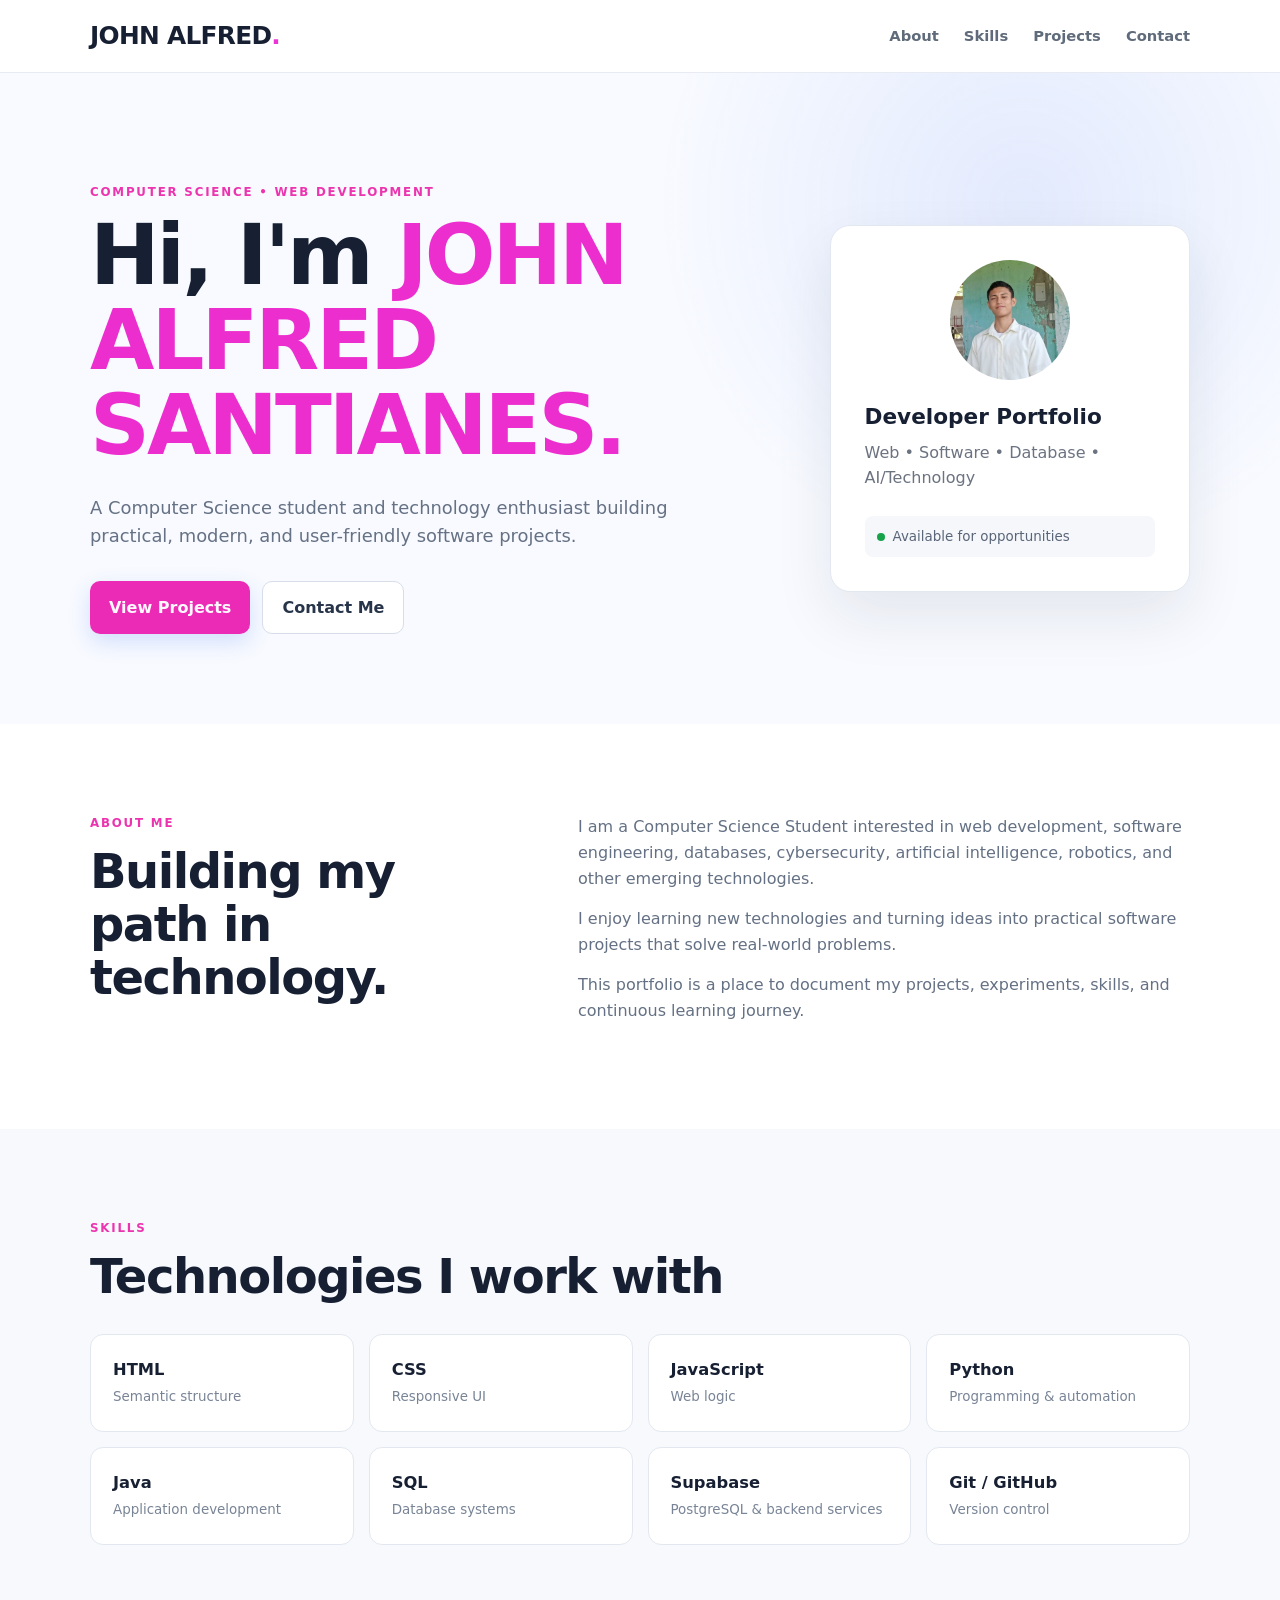
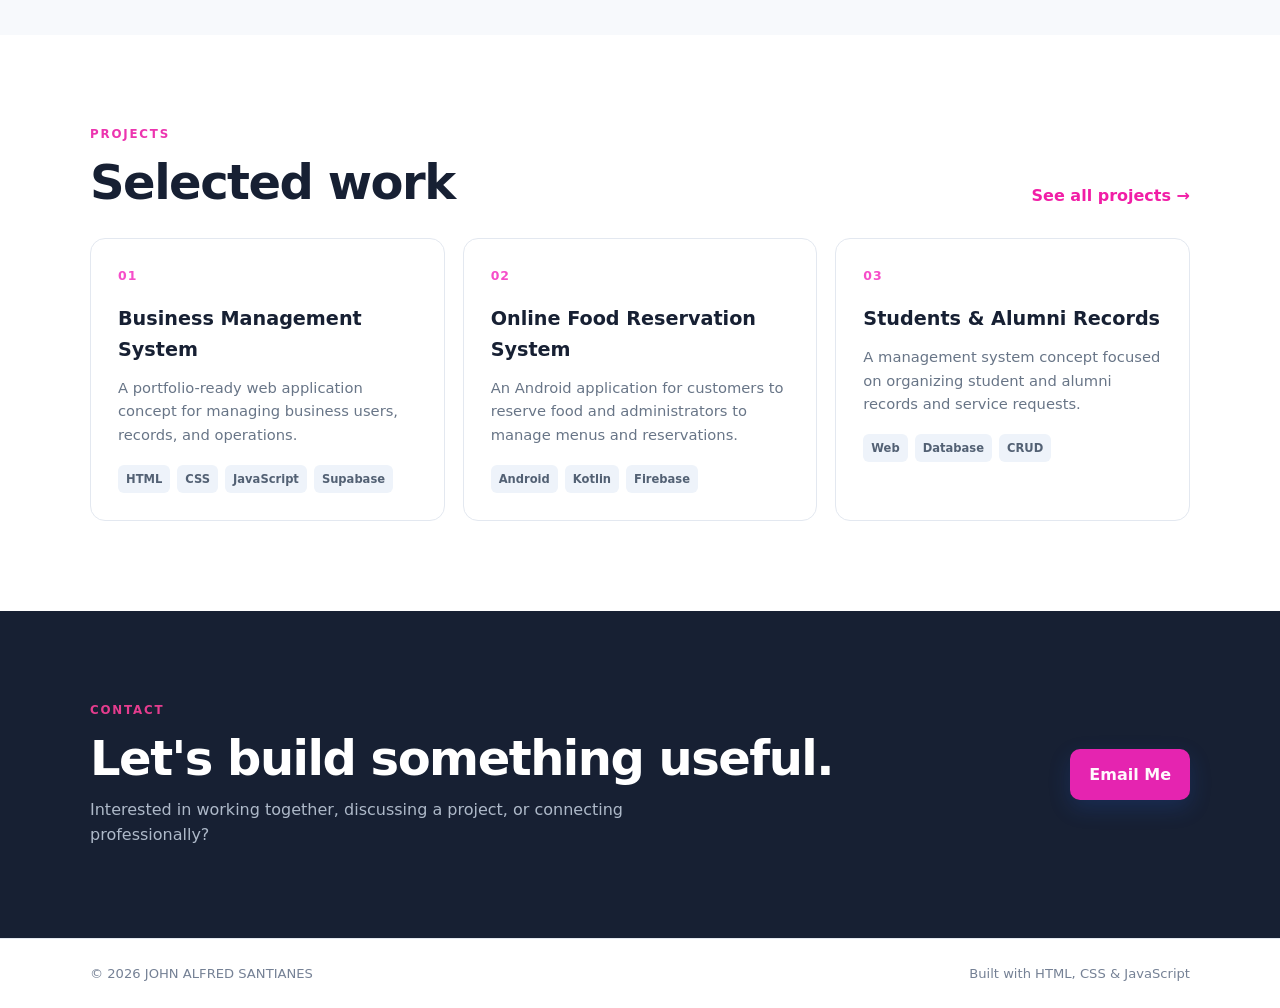
<file: index.html>
<!DOCTYPE html><html lang="en">
<head>
  <meta charset="UTF-8">
  <meta name="viewport" content="width=device-width, initial-scale=1.0">
  <meta name="description" content="JONH ALFRED SANTIANES — Computer Science graduate, developer, and technology enthusiast.">
  <meta name="author" content="JOHN ALFRED SANTIANES">
  <title>JOHN ALFRED SANTIANES | Portfolio</title>
  <link rel="stylesheet" href="style.css">
</head>
<body>
  <!-- ================= HEADER ================= -->
  <header class="site-header">
    <nav class="nav container">
      <a class="brand" href="index.html" aria-label="JOHN ALFRED SANTIANES home">JOHN ALFRED<span>.</span></a>
      <!-- Desktop Navigation -->
      <div class="nav-links" id="navLinks">
        <a href="#about">About</a>
        <a href="#skills">Skills</a>
        <a href="#projects">Projects</a>
        <a href="#contact">Contact</a>
      </div>
      <!-- Mobile Menu Button -->
      <button class="menu-toggle" type="button" aria-label="Open navigation menu" aria-expanded="false" aria-controls="navLinks">☰</button>
    </nav>
  </header>
  <main>
    <!-- ================= HERO ================= -->
    <section class="hero">
      <div class="container hero-grid">
        <div class="hero-content">
          <p class="eyebrow">COMPUTER SCIENCE • WEB DEVELOPMENT</p>
          <h1>Hi, I'm <span>JOHN ALFRED SANTIANES.</span></h1>
          <p class="hero-text">A Computer Science student and technology enthusiast building practical, modern, and user-friendly software projects.</p>
          <div class="hero-actions">
            <a class="btn primary" href="#projects">View Projects</a>
            <a class="btn outline" href="#contact">Contact Me</a>
          </div>
        </div>
        <div class="hero-card">
          <div class="avatar">
            <img src="profile.jpg" alt="JOHN ALFRED SANTIANES">
          </div>
          <h2>Developer Portfolio</h2>
          <p>Web • Software • Database • AI/Technology</p>
          <div class="status"><span></span>Available for opportunities</div>
        </div>
      </div>
    </section>
    <!-- ================= ABOUT ================= -->
    <section id="about" class="section">
      <div class="container two-col">
        <div>
          <p class="eyebrow">ABOUT ME</p>
          <h2>Building my path in technology.</h2>
        </div>
        <div class="about-text">
          <p>I am a Computer Science Student interested in web development, software engineering, databases, cybersecurity, artificial intelligence, robotics, and other emerging technologies.</p>
          <p>I enjoy learning new technologies and turning ideas into practical software projects that solve real-world problems.</p>
          <p>This portfolio is a place to document my projects, experiments, skills, and continuous learning journey.</p>
        </div>
      </div>
    </section>
    <!-- ================= SKILLS ================= -->
    <section id="skills" class="section section-muted">
      <div class="container">
        <p class="eyebrow">SKILLS</p>
        <h2>Technologies I work with</h2>
        <div class="skill-grid">
          <div class="skill-card"><strong>HTML</strong><span>Semantic structure</span></div>
          <div class="skill-card"><strong>CSS</strong><span>Responsive UI</span></div>
          <div class="skill-card"><strong>JavaScript</strong><span>Web logic</span></div>
          <div class="skill-card"><strong>Python</strong><span>Programming &amp; automation</span></div>
          <div class="skill-card"><strong>Java</strong><span>Application development</span></div>
          <div class="skill-card"><strong>SQL</strong><span>Database systems</span></div>
          <div class="skill-card"><strong>Supabase</strong><span>PostgreSQL &amp; backend services</span></div>
          <div class="skill-card"><strong>Git / GitHub</strong><span>Version control</span></div>
        </div>
      </div>
    </section>
    <!-- ================= PROJECTS ================= -->
    <section id="projects" class="section">
      <div class="container">
        <div class="section-head">
          <div>
            <p class="eyebrow">PROJECTS</p>
            <h2>Selected work</h2>
          </div>
          <a class="text-link" href="projects.html">See all projects →</a>
        </div>
        <div class="project-grid">
          <!-- Project 01 -->
          <article class="project-card">
            <div class="project-number">01</div>
            <h3>Business Management System</h3>
            <p>A portfolio-ready web application concept for managing business users, records, and operations.</p>
            <div class="tags"><span>HTML</span><span>CSS</span><span>JavaScript</span><span>Supabase</span></div>
          </article>
          <!-- Project 02 -->
          <article class="project-card">
            <div class="project-number">02</div>
            <h3>Online Food Reservation System</h3>
            <p>An Android application for customers to reserve food and administrators to manage menus and reservations.</p>
            <div class="tags"><span>Android</span><span>Kotlin</span><span>Firebase</span></div>
          </article>
          <!-- Project 03 -->
          <article class="project-card">
            <div class="project-number">03</div>
            <h3>Students &amp; Alumni Records</h3>
            <p>A management system concept focused on organizing student and alumni records and service requests.</p>
            <div class="tags"><span>Web</span><span>Database</span><span>CRUD</span></div>
          </article>
        </div>
      </div>
    </section>
    <!-- ================= CONTACT ================= -->
    <section id="contact" class="section contact-section">
      <div class="container contact-card">
        <div>
          <p class="eyebrow">CONTACT</p>
          <h2>Let's build something useful.</h2>
          <p>Interested in working together, discussing a project, or connecting professionally?</p>
        </div>
        <a class="btn primary" href="mailto:alfredsantianes@gmail.com">Email Me</a>
      </div>
    </section>
  </main>
  <!-- ================= FOOTER ================= -->
  <footer class="footer">
    <div class="container footer-inner">
      <span>© <span id="year"></span> JOHN ALFRED SANTIANES</span>
      <span>Built with HTML, CSS &amp; JavaScript</span>
    </div>
  </footer>
  <script src="script.js"></script>
</body>
</html>
</file>
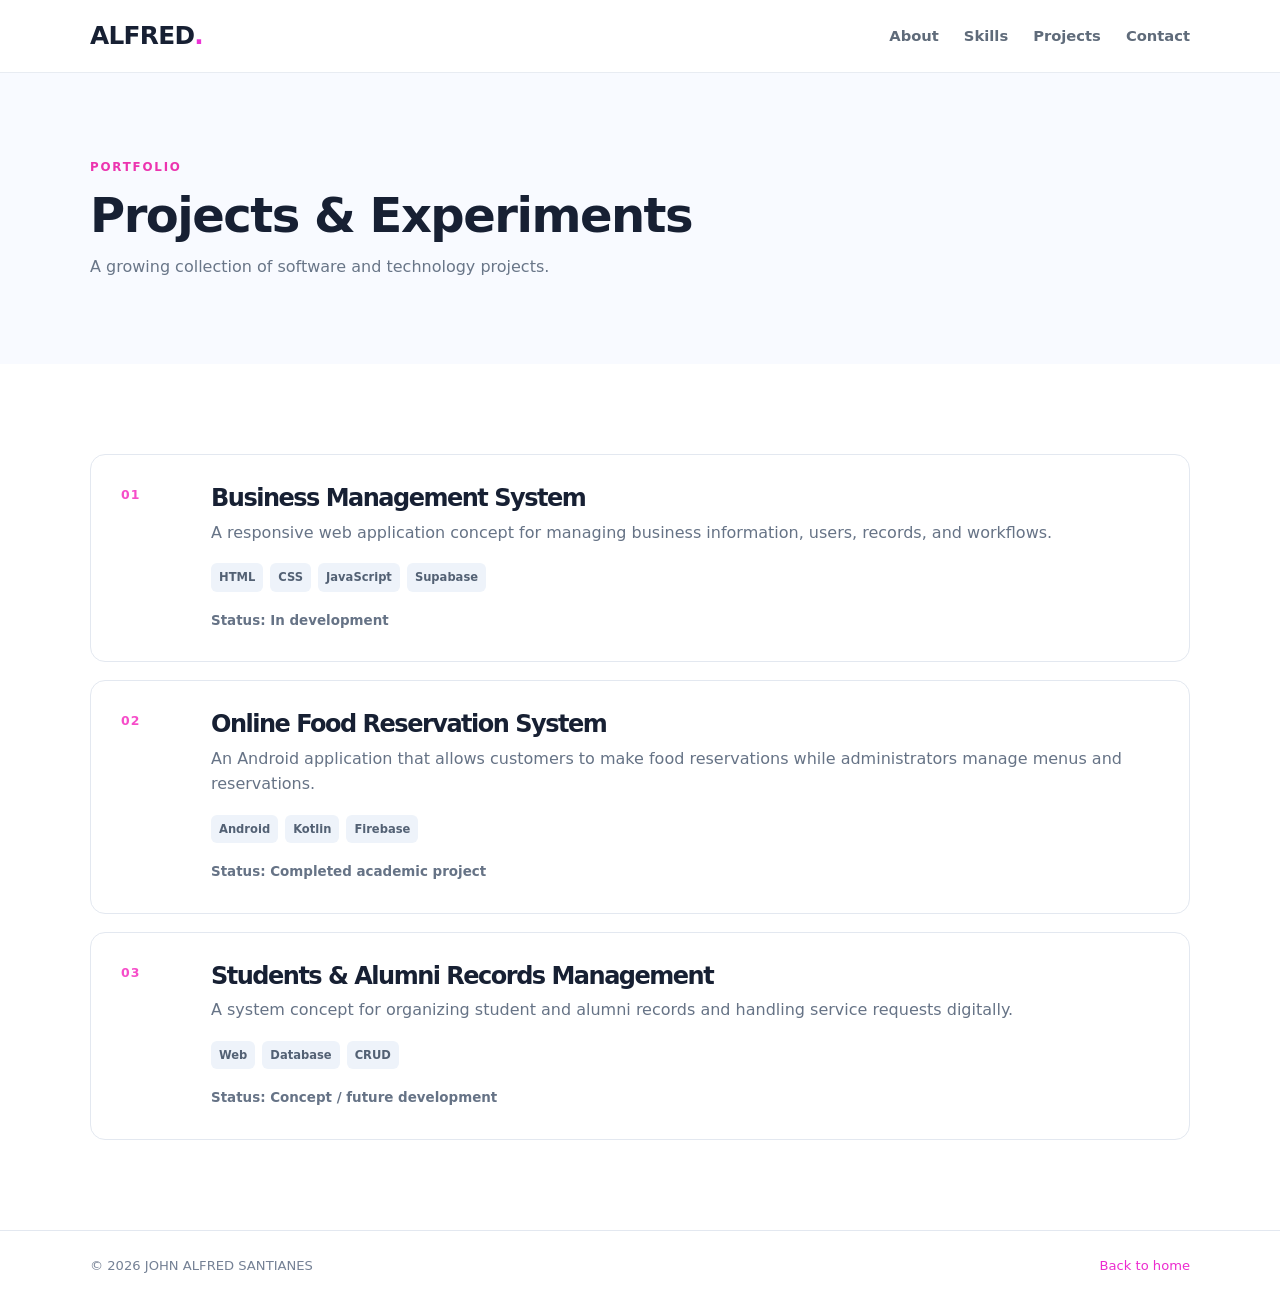
<file: projects.html>
<!DOCTYPE html>
<html lang="en">
<head>
  <meta charset="UTF-8">
  <meta name="viewport" content="width=device-width, initial-scale=1.0">
  <meta name="description" content="Projects and experiments by JOHN ALFRED SANTIANES, Computer Science student and developer.">
  <meta name="author" content="JOHN ALFRED SANTIANES">
  <title>Projects | JOHN ALFRED SANTIANES</title>
  <link rel="stylesheet" href="style.css">
</head>
<body>
  <!-- ================= HEADER ================= -->
  <header class="site-header">
    <nav class="nav container">
      <a class="brand" href="index.html" aria-label="JOHN ALFRED SANTIANES home">ALFRED<span>.</span></a>
      <!-- Desktop Navigation -->
      <div class="nav-links" id="navLinks">
        <a href="index.html#about">About</a>
        <a href="index.html#skills">Skills</a>
        <a href="index.html#projects">Projects</a>
        <a href="index.html#contact">Contact</a>
      </div>
      <!-- Mobile Menu Button -->
      <button class="menu-toggle" type="button" aria-label="Open navigation menu" aria-expanded="false" aria-controls="navLinks">☰</button>
    </nav>
  </header>
  <main>
    <!-- ================= PAGE HERO ================= -->
    <section class="page-hero">
      <div class="container">
        <p class="eyebrow">PORTFOLIO</p>
        <h1>Projects &amp; Experiments</h1>
        <p>A growing collection of software and technology projects.</p>
      </div>
    </section>
    <!-- ================= PROJECT LIST ================= -->
    <section class="section">
      <div class="container project-list">
        <!-- Project 01 -->
        <article class="project-detail">
          <div class="project-number">01</div>
          <div>
            <h2>Business Management System</h2>
            <p>A responsive web application concept for managing business information, users, records, and workflows.</p>
            <div class="tags"><span>HTML</span><span>CSS</span><span>JavaScript</span><span>Supabase</span></div>
            <p class="project-status">Status: In development</p>
          </div>
        </article>
        <!-- Project 02 -->
        <article class="project-detail">
          <div class="project-number">02</div>
          <div>
            <h2>Online Food Reservation System</h2>
            <p>An Android application that allows customers to make food reservations while administrators manage menus and reservations.</p>
            <div class="tags"><span>Android</span><span>Kotlin</span><span>Firebase</span></div>
            <p class="project-status">Status: Completed academic project</p>
          </div>
        </article>
        <!-- Project 03 -->
        <article class="project-detail">
          <div class="project-number">03</div>
          <div>
            <h2>Students &amp; Alumni Records Management</h2>
            <p>A system concept for organizing student and alumni records and handling service requests digitally.</p>
            <div class="tags"><span>Web</span><span>Database</span><span>CRUD</span></div>
            <p class="project-status">Status: Concept / future development</p>
          </div>
        </article>
      </div>
    </section>
  </main>
  <!-- ================= FOOTER ================= -->
  <footer class="footer">
    <div class="container footer-inner">
      <span>© <span id="year"></span> JOHN ALFRED SANTIANES</span>
      <a href="index.html">Back to home</a>
    </div>
  </footer>
  <script src="script.js"></script>
</body>
</html>
</file>
<file: style.css>
/* =========================================================
RESET
========================================================= */

* {
  margin: 0;
  padding: 0;
  box-sizing: border-box;
}

/* =========================================================
BASE
========================================================= */

html {
  scroll-behavior: smooth;
  scroll-padding-top: 90px;
}

body {
  font-family: Inter, ui-sans-serif, system-ui, -apple-system, BlinkMacSystemFont, "Segoe UI", sans-serif;
  color: #172033;
  background: #ffffff;
  line-height: 1.6;
}

a { color: inherit; }
button, input, textarea { font: inherit; }
button { cursor: pointer; }
.container { width: min(1100px, 92%); margin: 0 auto; }

/* =========================================================
HEADER / NAVIGATION
========================================================= */

.site-header {
  background: rgba(255, 255, 255, 0.94);
  backdrop-filter: blur(12px);
  border-bottom: 1px solid #e8ecf2;
  position: sticky;
  top: 0;
  z-index: 100;
}

.nav {
  min-height: 72px;
  display: flex;
  align-items: center;
  justify-content: space-between;
  gap: 20px;
  position: relative;
}

.brand { text-decoration: none; font-size: 1.55rem; font-weight: 800; letter-spacing: -0.7px; white-space: nowrap; }
.brand span { color: #eb25d2ef; }
.nav-links { display: flex; align-items: center; gap: 25px; }
.nav-links a { text-decoration: none; color: #5f6b7a; font-size: 0.92rem; font-weight: 600; transition: color 0.3s ease; }
.nav-links a:hover { color: #f247b6ee; }
.menu-toggle { display: none; border: 0; background: transparent; color: #172033; font-size: 1.6rem; line-height: 1; padding: 8px; border-radius: 8px; }
.menu-toggle:hover { background: #f1f5f9; }

/* =========================================================
HERO
========================================================= */

.hero {
  padding: 110px 0 90px;
  background: radial-gradient(circle at 80% 20%, rgba(37, 99, 235, 0.10), transparent 32%), #f8faff;
}
.hero-grid { display: grid; grid-template-columns: 1.3fr 0.7fr; gap: 70px; align-items: center; }
.eyebrow { color: #eb25a9ed; font-size: 0.74rem; font-weight: 800; letter-spacing: 1.8px; margin-bottom: 12px; }
.hero h1 { font-size: clamp(2.8rem, 7vw, 5.2rem); line-height: 1.02; letter-spacing: -3px; max-width: 800px; }
.hero h1 span { color: #eb25ccf5; }
.hero-text { max-width: 650px; color: #657184; font-size: 1.12rem; margin: 25px 0 30px; }

/* =========================================================
BUTTONS
========================================================= */

.hero-actions { display: flex; gap: 12px; flex-wrap: wrap; }
.btn { display: inline-flex; justify-content: center; align-items: center; text-decoration: none; border: 0; border-radius: 10px; padding: 13px 19px; font-weight: 750; cursor: pointer; transition: transform 0.2s ease, background 0.2s ease, box-shadow 0.2s ease; }
.btn:hover { transform: translateY(-2px); }
.primary { background: #eb25b4f8; color: #fffffff8; box-shadow: 0 8px 22px rgba(37, 99, 235, 0.18); }
.primary:hover { background: #f014b0fa; }
.outline { border: 1px solid #d7deea; background: #ffffff; color: #273449; }
.outline:hover { background: #f8fafc; }

/* =========================================================
HERO CARD
========================================================= */

.hero-card { background: #ffffff; border: 1px solid #e3e8f0; border-radius: 20px; padding: 34px; box-shadow: 0 25px 60px rgba(20, 32, 55, 0.09); }
.avatar { width: 120px; height: 120px; border-radius: 50%; overflow: hidden; margin: 0 auto 20px; }
.avatar img { width: 100%; height: 100%; object-fit: cover; display: block; }
.hero-card h2 { font-size: 1.35rem; margin-bottom: 5px; }
.hero-card p { color: #6b7280; }
.status { margin-top: 25px; padding: 10px 12px; border-radius: 8px; background: #f5f7fa; color: #596578; font-size: 0.84rem; }
.status span { display: inline-block; width: 8px; height: 8px; border-radius: 50%; background: #16a34a; margin-right: 8px; }

/* =========================================================
SECTIONS
========================================================= */

.section { padding: 90px 0; }
.section-muted { background: #f7f9fc; }
.section h2, .page-hero h1 { font-size: clamp(2rem, 4vw, 3rem); line-height: 1.1; letter-spacing: -1.5px; }

/* =========================================================
ABOUT
========================================================= */

.two-col { display: grid; grid-template-columns: 0.8fr 1.2fr; gap: 80px; }
.about-text p { color: #647184; margin-bottom: 15px; }

/* =========================================================
SKILLS
========================================================= */

.skill-grid { display: grid; grid-template-columns: repeat(4, 1fr); gap: 15px; margin-top: 32px; }
.skill-card { padding: 22px; background: #ffffff; border: 1px solid #e3e8f0; border-radius: 13px; transition: transform 0.2s ease, box-shadow 0.2s ease; }
.skill-card:hover { transform: translateY(-3px); box-shadow: 0 12px 25px rgba(20, 32, 55, 0.07); }
.skill-card strong { display: block; font-size: 1.02rem; }
.skill-card span { color: #788496; font-size: 0.84rem; }

/* =========================================================
PROJECTS
========================================================= */

.section-head { display: flex; justify-content: space-between; align-items: end; gap: 25px; margin-bottom: 30px; }
.text-link { color: #f010a0f0; text-decoration: none; font-weight: 700; white-space: nowrap; }
.text-link:hover { text-decoration: underline; }
.project-grid { display: grid; grid-template-columns: repeat(3, 1fr); gap: 18px; }
.project-card { border: 1px solid #e3e8f0; border-radius: 15px; padding: 27px; background: #ffffff; transition: transform 0.2s ease, box-shadow 0.2s ease; }
.project-card:hover { transform: translateY(-4px); box-shadow: 0 18px 35px rgba(20, 32, 55, 0.08); }
.project-number { color: #f64cc9fd; font-weight: 800; font-size: 0.78rem; letter-spacing: 1px; margin-bottom: 18px; }
.project-card h3 { font-size: 1.2rem; margin-bottom: 10px; }
.project-card p { color: #687587; font-size: 0.92rem; }

/* =========================================================
TAGS
========================================================= */

.tags { display: flex; flex-wrap: wrap; gap: 7px; margin-top: 18px; }
.tags span { font-size: 0.72rem; padding: 5px 8px; background: #eef3fa; border-radius: 6px; color: #536174; font-weight: 700; }

/* =========================================================
CONTACT
========================================================= */

.contact-section { background: #172033; color: #ffffff; }
.contact-card { display: flex; justify-content: space-between; align-items: center; gap: 30px; }
.contact-card p:not(.eyebrow) { color: #aeb9c9; margin-top: 12px; max-width: 650px; }
.contact-section .eyebrow { color: #ef3e93f3; }

/* =========================================================
FOOTER
========================================================= */

.footer { border-top: 1px solid #e3e8f0; padding: 24px 0; color: #758195; font-size: 0.82rem; }
.footer-inner { display: flex; justify-content: space-between; gap: 20px; }
.footer a { color: #eb25cef8; text-decoration: none; }
.footer a:hover { text-decoration: underline; }

/* =========================================================
PROJECTS PAGE
========================================================= */

.page-hero { padding: 85px 0; background: #f8faff; }
.page-hero p:last-child { color: #697688; margin-top: 12px; }
.project-list { display: grid; gap: 18px; }
.project-detail { display: grid; grid-template-columns: 70px 1fr; gap: 20px; padding: 30px; border: 1px solid #e3e8f0; border-radius: 15px; background: #ffffff; }
.project-detail h2 { font-size: 1.5rem; margin-bottom: 8px; }
.project-detail p { color: #667386; }
.project-status { font-size: 0.84rem; margin-top: 18px; font-weight: 700; }

/* =========================================================
FOCUS ACCESSIBILITY
========================================================= */

button:focus-visible, a:focus-visible { outline: 3px solid rgba(37, 99, 235, 0.25); outline-offset: 3px; }

/* =========================================================
TABLET
========================================================= */

@media (max-width: 900px) {
  .hero-grid { grid-template-columns: 1fr; gap: 45px; }
  .hero-card { max-width: 600px; }
  .two-col { grid-template-columns: 1fr; gap: 40px; }
  .skill-grid { grid-template-columns: repeat(2, 1fr); }
  .project-grid { grid-template-columns: repeat(2, 1fr); }
}

/* =========================================================
MOBILE NAVIGATION
========================================================= */

@media (max-width: 800px) {
  .nav { min-height: 68px; }
  .menu-toggle { display: block; }
  .nav-links { display: none; position: absolute; top: 68px; left: 0; right: 0; flex-direction: column; align-items: stretch; gap: 0; background: #ffffff; border-bottom: 1px solid #e5e7eb; box-shadow: 0 12px 25px rgba(15, 23, 42, 0.08); padding: 10px 4%; }
  .nav-links.open { display: flex; }
  .nav-links a { padding: 14px 0; border-bottom: 1px solid #e787a9f2; }
  .nav-links a:last-child { border-bottom: 0; }
  .contact-card { flex-direction: column; align-items: flex-start; }
  .section-head { align-items: flex-start; flex-direction: column; }
}

/* =========================================================
SMALL TABLETS / LARGE PHONES
========================================================= */

@media (max-width: 650px) {
  .hero { padding: 80px 0 65px; }
  .hero h1 { letter-spacing: -2px; }
  .hero-card { padding: 28px; }
  .section { padding: 70px 0; }
  .project-grid { grid-template-columns: 1fr; }
  .project-detail { grid-template-columns: 1fr; gap: 5px; }
}

/* =========================================================
SMALL PHONES
========================================================= */

@media (max-width: 520px) {
  .container { width: min(92%, 1100px); }
  .hero { padding: 70px 0 55px; }
  .hero h1 { font-size: clamp(2.5rem, 13vw, 3.5rem); letter-spacing: -2px; }
  .hero-text { font-size: 1rem; }
  .hero-actions { flex-direction: column; align-items: stretch; }
  .btn { width: 100%; }
  .skill-grid { grid-template-columns: 1fr; }
  .section { padding: 60px 0; }
  .section h2, .page-hero h1 { font-size: 2rem; }
  .project-card { padding: 23px; }
  .project-detail { padding: 23px; }
  .footer-inner { flex-direction: column; align-items: flex-start; }
  .page-hero { padding: 65px 0; }
}

/* =========================================================
VERY SMALL PHONES
========================================================= */

@media (max-width: 360px) {
  .brand { font-size: 1.35rem; }
  .hero h1 { font-size: 2.35rem; }
  .hero-card { padding: 23px; }
  .avatar { width: 75px; height: 75px; }
}
</file>
